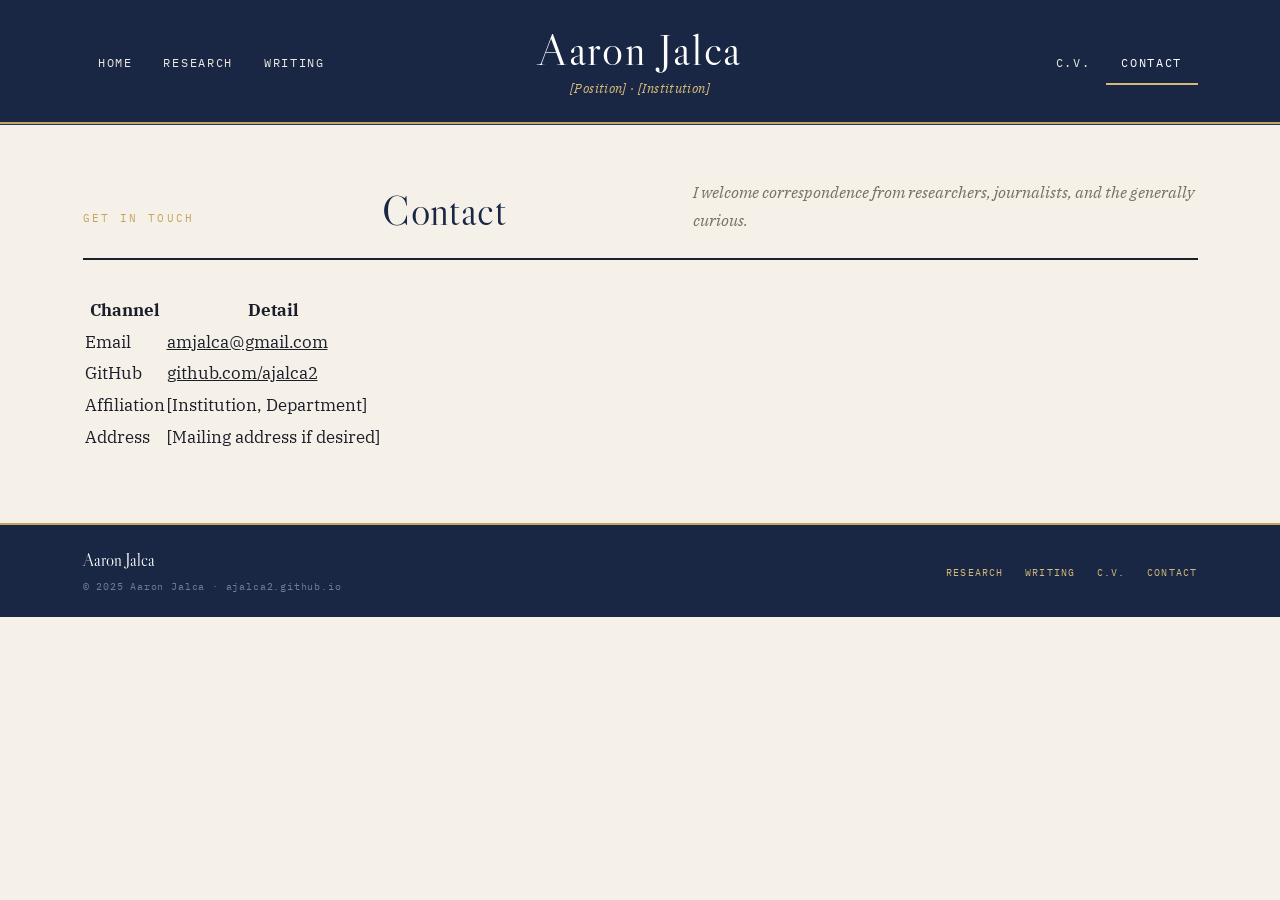
<file: contact.html>
<!DOCTYPE html>
<html lang="en">
<head>
  <meta charset="UTF-8" />
  <meta name="viewport" content="width=device-width, initial-scale=1.0" />
  <title>Contact — Aaron Jalca</title>
  <link rel="stylesheet" href="style.css" />
</head>
<body data-page="contact">

  <header id="site-header">
    <div class="header-inner">
      <ul class="header-nav header-nav-left" role="list">
        <li><a href="index.html">Home</a></li>
        <li><a href="research.html">Research</a></li>
        <li><a href="writing.html">Writing</a></li>
      </ul>
      <div class="header-title-wrap">
        <a href="index.html" class="header-title">Aaron Jalca</a>
        <span class="header-byline">[Position] · [Institution]</span>
      </div>
      <ul class="header-nav header-nav-right" role="list">
        <li><a href="cv.html">C.V.</a></li>
        <li><a href="contact.html" class="active">Contact</a></li>
      </ul>
    </div>
  </header>

  <main id="page-main">

    <div class="page-header">
      <p class="page-kicker">Get in Touch</p>
      <h1 class="page-title">Contact</h1>
      <p class="page-dek">I welcome correspondence from researchers, journalists, and the generally curious.</p>
    </div>

    <table class="contact-table" style="max-width:480px;">
      <thead>
        <tr>
          <th>Channel</th>
          <th>Detail</th>
        </tr>
      </thead>
      <tbody>
        <tr>
          <td>Email</td>
          <td><a href="mailto:amjalca@gmail.com">amjalca@gmail.com</a></td>
        </tr>
        <tr>
          <td>GitHub</td>
          <td><a href="https://github.com/ajalca2" target="_blank" rel="noopener">github.com/ajalca2</a></td>
        </tr>
        <tr>
          <td>Affiliation</td>
          <td>[Institution, Department]</td>
        </tr>
        <tr>
          <td>Address</td>
          <td>[Mailing address if desired]</td>
        </tr>
      </tbody>
    </table>

  </main>

  <footer id="site-footer">
    <div class="footer-rule"></div>
    <div class="footer-inner">
      <div>
        <p class="footer-name">Aaron Jalca</p>
        <p class="footer-copy">© 2025 Aaron Jalca · ajalca2.github.io</p>
      </div>
      <ul class="footer-links">
        <li><a href="research.html">Research</a></li>
        <li><a href="writing.html">Writing</a></li>
        <li><a href="cv.html">C.V.</a></li>
        <li><a href="contact.html">Contact</a></li>
      </ul>
    </div>
  </footer>

  <script>
    (function(){var h=document.getElementById('site-header');function u(){h.classList.toggle('is-compact',window.scrollY>60);}window.addEventListener('scroll',u,{passive:true});u();})();
  </script>
</body>
</html>
</file>
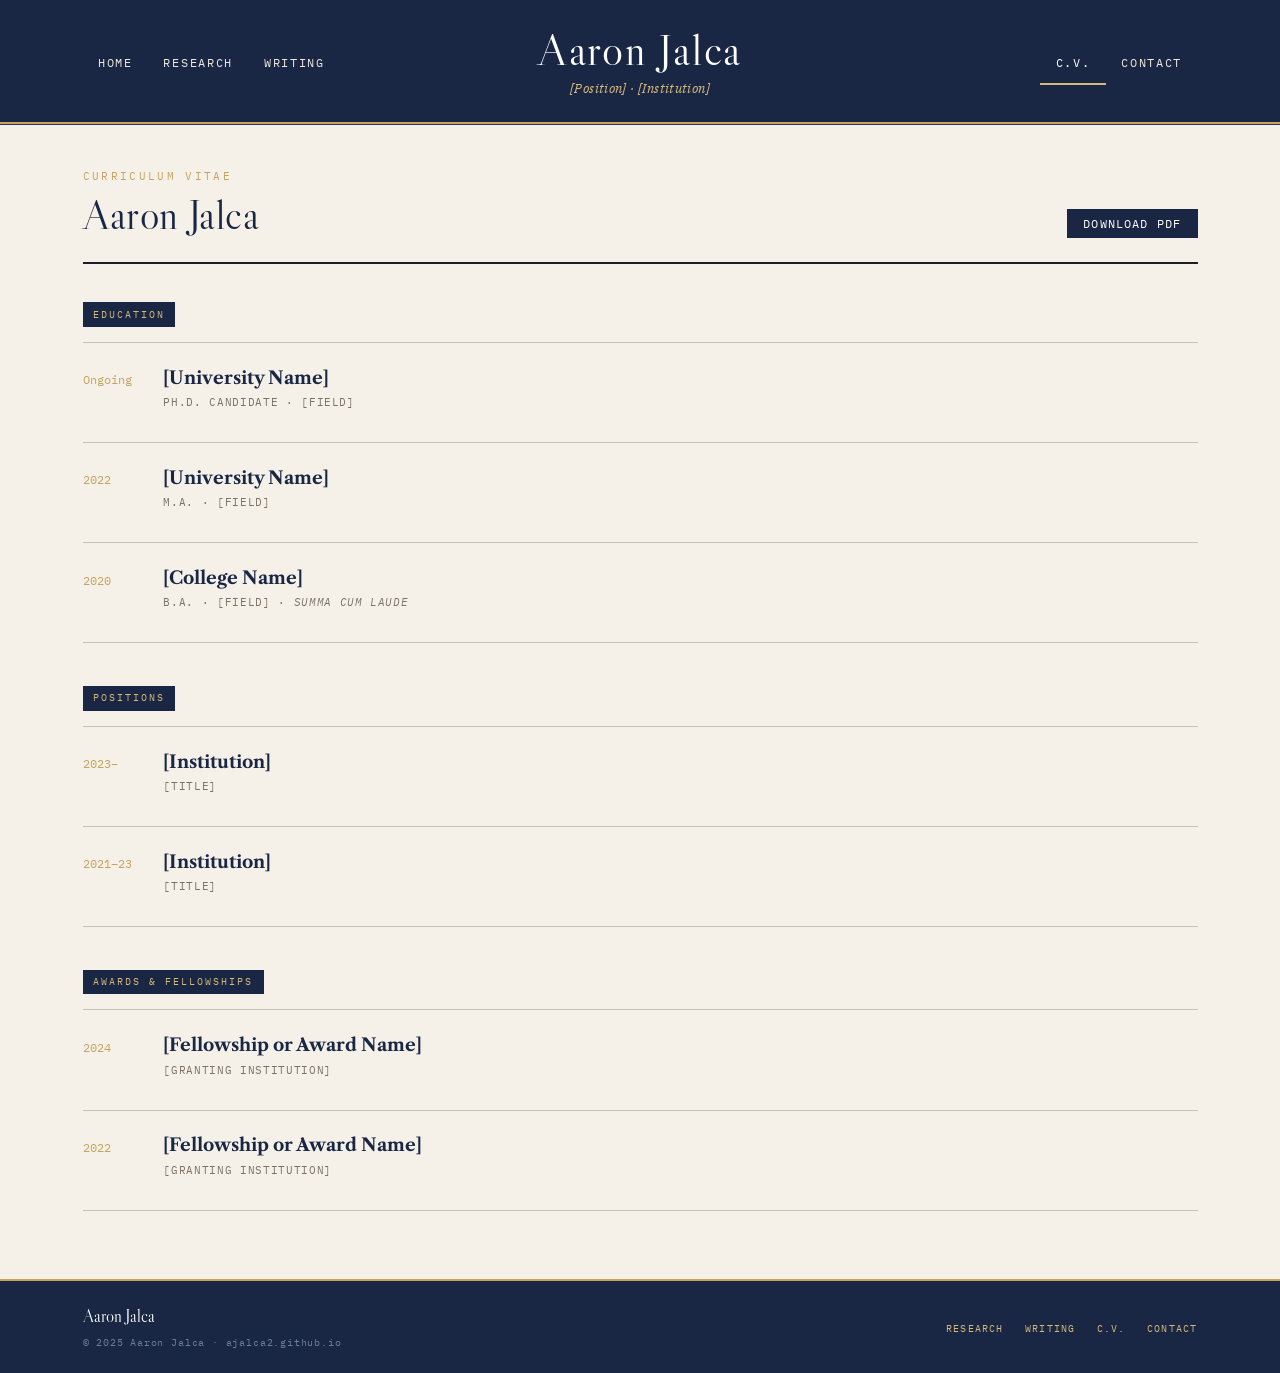
<file: cv.html>
<!DOCTYPE html>
<html lang="en">
<head>
  <meta charset="UTF-8" />
  <meta name="viewport" content="width=device-width, initial-scale=1.0" />
  <title>C.V. — Aaron Jalca</title>
  <link rel="stylesheet" href="style.css" />
</head>
<body data-page="cv">

  <header id="site-header">
    <div class="header-inner">
      <ul class="header-nav header-nav-left" role="list">
        <li><a href="index.html">Home</a></li>
        <li><a href="research.html">Research</a></li>
        <li><a href="writing.html">Writing</a></li>
      </ul>
      <div class="header-title-wrap">
        <a href="index.html" class="header-title">Aaron Jalca</a>
        <span class="header-byline">[Position] · [Institution]</span>
      </div>
      <ul class="header-nav header-nav-right" role="list">
        <li><a href="cv.html" class="active">C.V.</a></li>
        <li><a href="contact.html">Contact</a></li>
      </ul>
    </div>
  </header>

  <main id="page-main">

    <div class="page-header" style="display:flex;justify-content:space-between;align-items:flex-end;flex-wrap:wrap;gap:1rem;">
      <div>
        <p class="page-kicker">Curriculum Vitae</p>
        <h1 class="page-title">Aaron Jalca</h1>
      </div>
      <a href="cv.pdf" class="btn btn-primary">Download PDF</a>
    </div>

    <span class="section-label">Education</span>
    <ul class="entry-list">
      <li class="entry">
        <span class="entry-year">Ongoing</span>
        <div>
          <p class="entry-title">[University Name]</p>
          <p class="entry-meta">Ph.D. Candidate · [Field]</p>
        </div>
      </li>
      <li class="entry">
        <span class="entry-year">2022</span>
        <div>
          <p class="entry-title">[University Name]</p>
          <p class="entry-meta">M.A. · [Field]</p>
        </div>
      </li>
      <li class="entry">
        <span class="entry-year">2020</span>
        <div>
          <p class="entry-title">[College Name]</p>
          <p class="entry-meta">B.A. · [Field] · <em>summa cum laude</em></p>
        </div>
      </li>
    </ul>

    <span class="section-label" style="margin-top:2.5rem;display:inline-block;">Positions</span>
    <ul class="entry-list">
      <li class="entry">
        <span class="entry-year">2023–</span>
        <div>
          <p class="entry-title">[Institution]</p>
          <p class="entry-meta">[Title]</p>
        </div>
      </li>
      <li class="entry">
        <span class="entry-year">2021–23</span>
        <div>
          <p class="entry-title">[Institution]</p>
          <p class="entry-meta">[Title]</p>
        </div>
      </li>
    </ul>

    <span class="section-label" style="margin-top:2.5rem;display:inline-block;">Awards &amp; Fellowships</span>
    <ul class="entry-list">
      <li class="entry">
        <span class="entry-year">2024</span>
        <div>
          <p class="entry-title">[Fellowship or Award Name]</p>
          <p class="entry-meta">[Granting institution]</p>
        </div>
      </li>
      <li class="entry">
        <span class="entry-year">2022</span>
        <div>
          <p class="entry-title">[Fellowship or Award Name]</p>
          <p class="entry-meta">[Granting institution]</p>
        </div>
      </li>
    </ul>

  </main>

  <footer id="site-footer">
    <div class="footer-rule"></div>
    <div class="footer-inner">
      <div>
        <p class="footer-name">Aaron Jalca</p>
        <p class="footer-copy">© 2025 Aaron Jalca · ajalca2.github.io</p>
      </div>
      <ul class="footer-links">
        <li><a href="research.html">Research</a></li>
        <li><a href="writing.html">Writing</a></li>
        <li><a href="cv.html">C.V.</a></li>
        <li><a href="contact.html">Contact</a></li>
      </ul>
    </div>
  </footer>

  <script>
    (function(){var h=document.getElementById('site-header');function u(){h.classList.toggle('is-compact',window.scrollY>60);}window.addEventListener('scroll',u,{passive:true});u();})();
  </script>
</body>
</html>
</file>
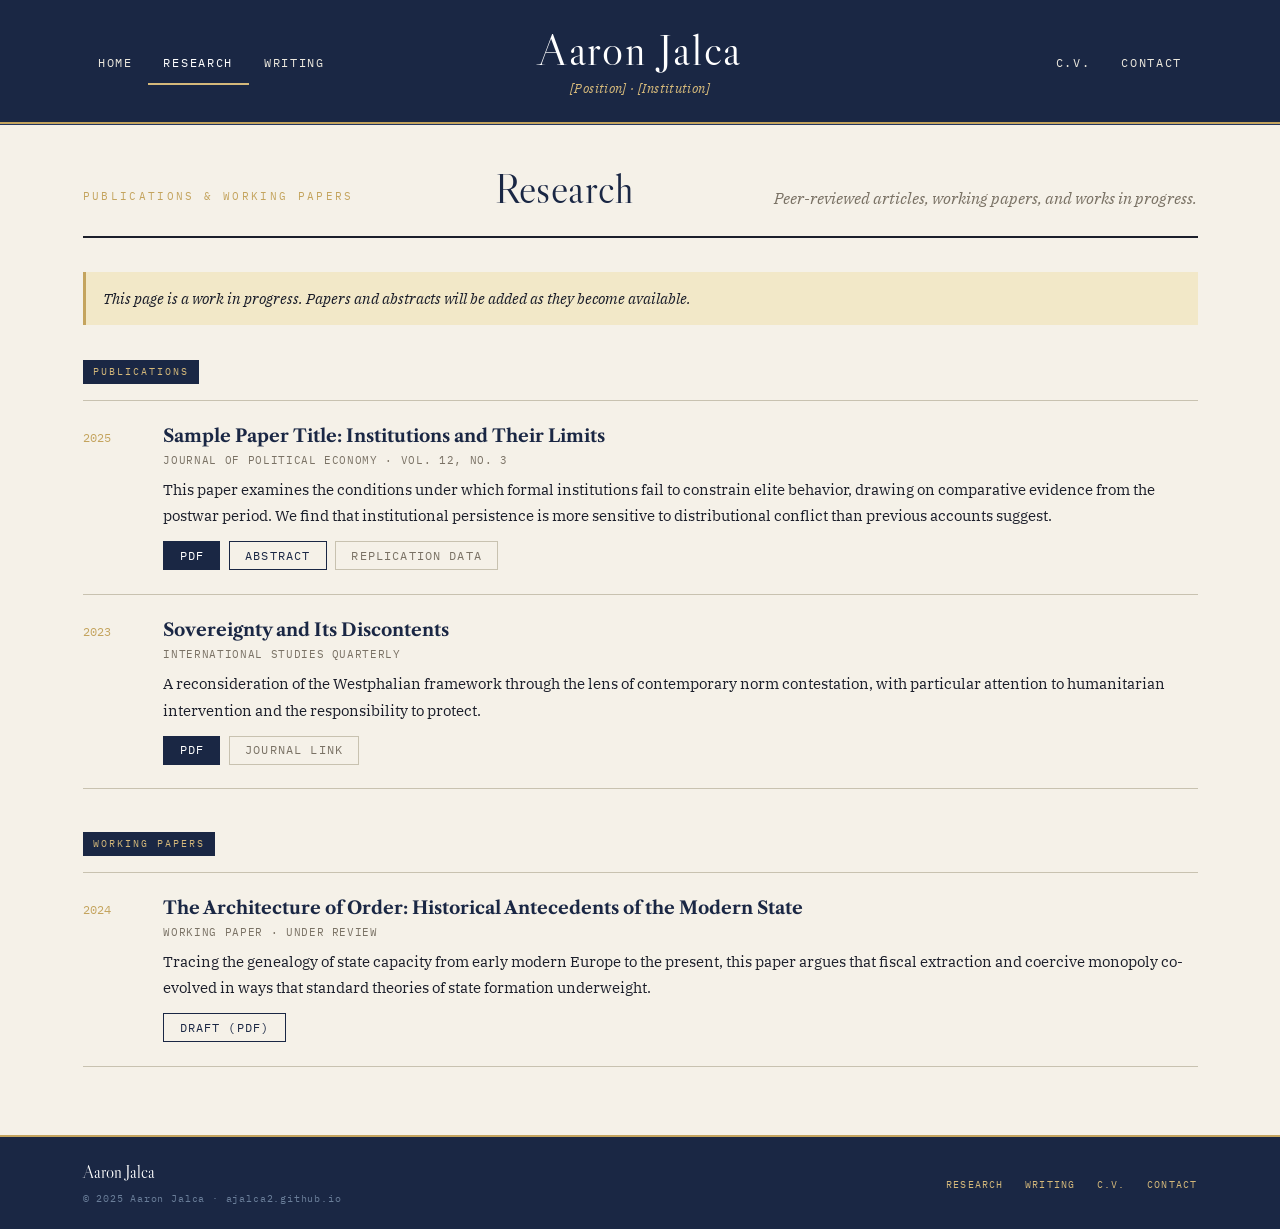
<file: research.html>
<!DOCTYPE html>
<html lang="en">
<head>
  <meta charset="UTF-8" />
  <meta name="viewport" content="width=device-width, initial-scale=1.0" />
  <title>Research — Aaron Jalca</title>
  <link rel="stylesheet" href="style.css" />
</head>
<body data-page="research">

  <header id="site-header">
    <div class="header-inner">
      <ul class="header-nav header-nav-left" role="list">
        <li><a href="index.html">Home</a></li>
        <li><a href="research.html" class="active">Research</a></li>
        <li><a href="writing.html">Writing</a></li>
      </ul>
      <div class="header-title-wrap">
        <a href="index.html" class="header-title">Aaron Jalca</a>
        <span class="header-byline">[Position] · [Institution]</span>
      </div>
      <ul class="header-nav header-nav-right" role="list">
        <li><a href="cv.html">C.V.</a></li>
        <li><a href="contact.html">Contact</a></li>
      </ul>
    </div>
  </header>

  <main id="page-main">

    <div class="page-header">
      <p class="page-kicker">Publications &amp; Working Papers</p>
      <h1 class="page-title">Research</h1>
      <p class="page-dek">Peer-reviewed articles, working papers, and works in progress.</p>
    </div>

    <div class="panel">
      This page is a work in progress. Papers and abstracts will be added as they become available.
    </div>

    <span class="section-label">Publications</span>
    <ul class="entry-list">
      <li class="entry">
        <span class="entry-year">2025</span>
        <div>
          <p class="entry-title"><a href="#">Sample Paper Title: Institutions and Their Limits</a></p>
          <p class="entry-meta">Journal of Political Economy · Vol. 12, No. 3</p>
          <p class="entry-abstract">
            This paper examines the conditions under which formal institutions fail to constrain
            elite behavior, drawing on comparative evidence from the postwar period. We find that
            institutional persistence is more sensitive to distributional conflict than previous
            accounts suggest.
          </p>
          <div class="entry-actions">
            <a href="#" class="btn btn-primary">PDF</a>
            <a href="#" class="btn btn-default">Abstract</a>
            <a href="#" class="btn btn-ghost">Replication data</a>
          </div>
        </div>
      </li>
      <li class="entry">
        <span class="entry-year">2023</span>
        <div>
          <p class="entry-title"><a href="#">Sovereignty and Its Discontents</a></p>
          <p class="entry-meta">International Studies Quarterly</p>
          <p class="entry-abstract">
            A reconsideration of the Westphalian framework through the lens of contemporary norm
            contestation, with particular attention to humanitarian intervention and the
            responsibility to protect.
          </p>
          <div class="entry-actions">
            <a href="#" class="btn btn-primary">PDF</a>
            <a href="#" class="btn btn-ghost">Journal link</a>
          </div>
        </div>
      </li>
    </ul>

    <span class="section-label" style="margin-top:2.5rem;display:inline-block;">Working Papers</span>
    <ul class="entry-list">
      <li class="entry">
        <span class="entry-year">2024</span>
        <div>
          <p class="entry-title"><a href="#">The Architecture of Order: Historical Antecedents of the Modern State</a></p>
          <p class="entry-meta">Working paper · Under review</p>
          <p class="entry-abstract">
            Tracing the genealogy of state capacity from early modern Europe to the present, this
            paper argues that fiscal extraction and coercive monopoly co-evolved in ways that
            standard theories of state formation underweight.
          </p>
          <div class="entry-actions">
            <a href="#" class="btn btn-default">Draft (PDF)</a>
          </div>
        </div>
      </li>
    </ul>

  </main>

  <footer id="site-footer">
    <div class="footer-rule"></div>
    <div class="footer-inner">
      <div>
        <p class="footer-name">Aaron Jalca</p>
        <p class="footer-copy">© 2025 Aaron Jalca · ajalca2.github.io</p>
      </div>
      <ul class="footer-links">
        <li><a href="research.html">Research</a></li>
        <li><a href="writing.html">Writing</a></li>
        <li><a href="cv.html">C.V.</a></li>
        <li><a href="contact.html">Contact</a></li>
      </ul>
    </div>
  </footer>

  <script>
    (function(){var h=document.getElementById('site-header');function u(){h.classList.toggle('is-compact',window.scrollY>60);}window.addEventListener('scroll',u,{passive:true});u();})();
  </script>
</body>
</html>
</file>
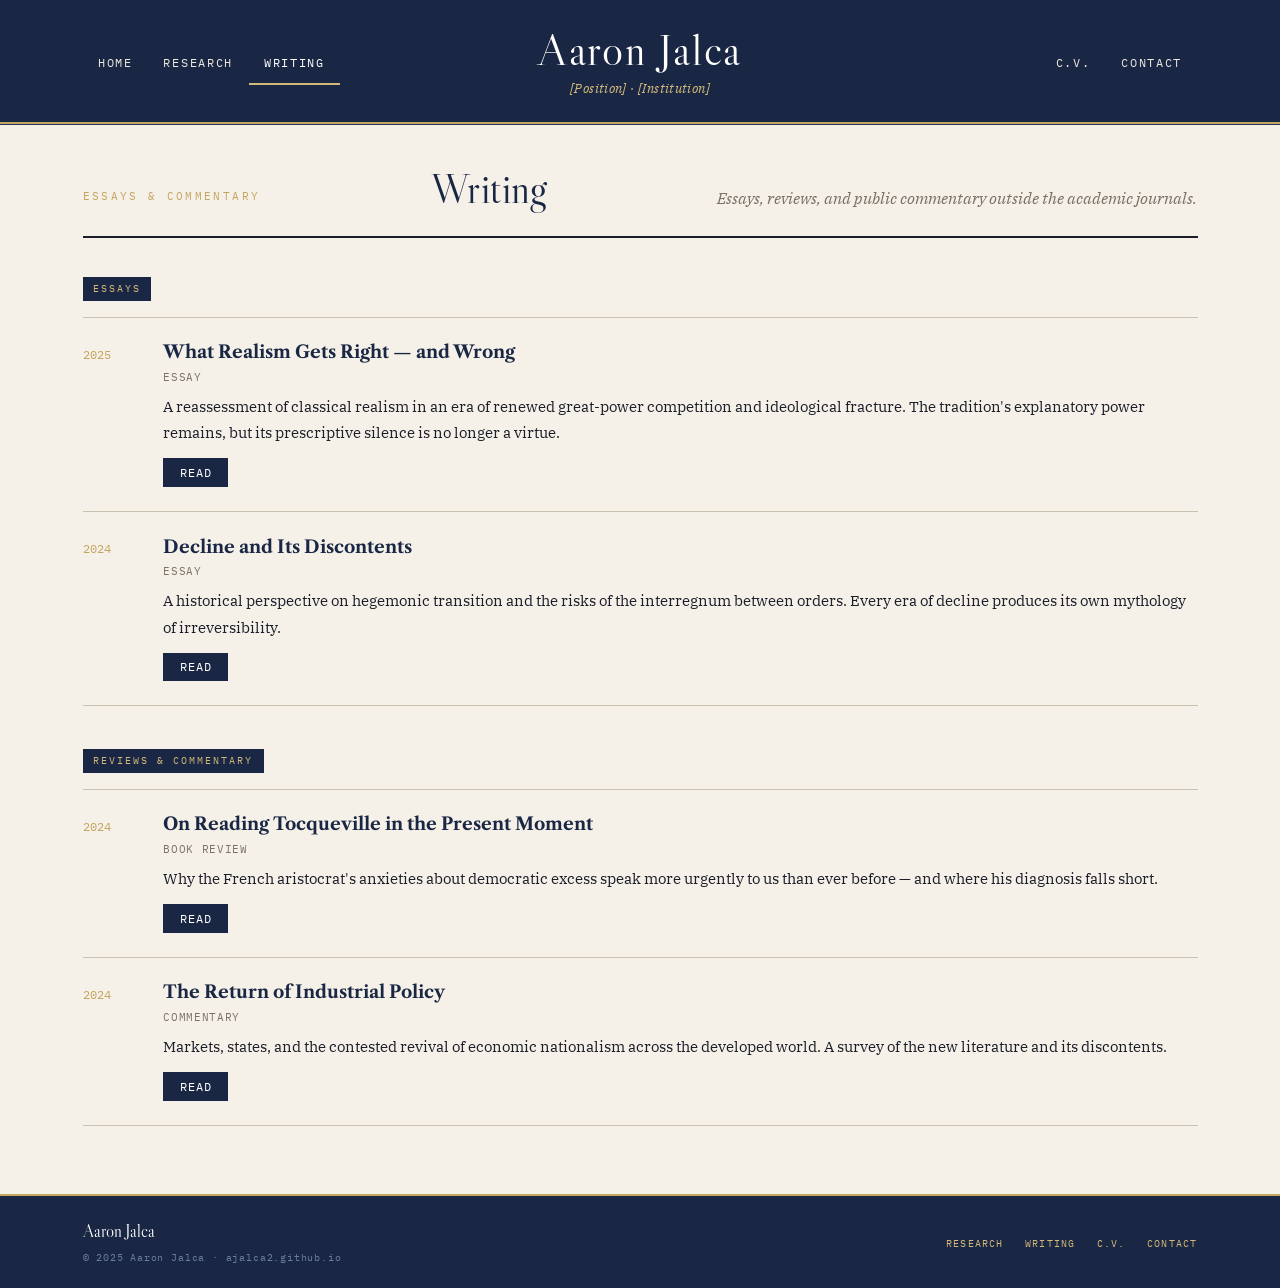
<file: writing.html>
<!DOCTYPE html>
<html lang="en">
<head>
  <meta charset="UTF-8" />
  <meta name="viewport" content="width=device-width, initial-scale=1.0" />
  <title>Writing — Aaron Jalca</title>
  <link rel="stylesheet" href="style.css" />
</head>
<body data-page="writing">

  <header id="site-header">
    <div class="header-inner">
      <ul class="header-nav header-nav-left" role="list">
        <li><a href="index.html">Home</a></li>
        <li><a href="research.html">Research</a></li>
        <li><a href="writing.html" class="active">Writing</a></li>
      </ul>
      <div class="header-title-wrap">
        <a href="index.html" class="header-title">Aaron Jalca</a>
        <span class="header-byline">[Position] · [Institution]</span>
      </div>
      <ul class="header-nav header-nav-right" role="list">
        <li><a href="cv.html">C.V.</a></li>
        <li><a href="contact.html">Contact</a></li>
      </ul>
    </div>
  </header>

  <main id="page-main">

    <div class="page-header">
      <p class="page-kicker">Essays &amp; Commentary</p>
      <h1 class="page-title">Writing</h1>
      <p class="page-dek">Essays, reviews, and public commentary outside the academic journals.</p>
    </div>

    <span class="section-label">Essays</span>
    <ul class="entry-list">
      <li class="entry">
        <span class="entry-year">2025</span>
        <div>
          <p class="entry-title"><a href="#">What Realism Gets Right — and Wrong</a></p>
          <p class="entry-meta">Essay</p>
          <p class="entry-abstract">
            A reassessment of classical realism in an era of renewed great-power competition
            and ideological fracture. The tradition's explanatory power remains, but its
            prescriptive silence is no longer a virtue.
          </p>
          <div class="entry-actions">
            <a href="#" class="btn btn-primary">Read</a>
          </div>
        </div>
      </li>
      <li class="entry">
        <span class="entry-year">2024</span>
        <div>
          <p class="entry-title"><a href="#">Decline and Its Discontents</a></p>
          <p class="entry-meta">Essay</p>
          <p class="entry-abstract">
            A historical perspective on hegemonic transition and the risks of the interregnum
            between orders. Every era of decline produces its own mythology of irreversibility.
          </p>
          <div class="entry-actions">
            <a href="#" class="btn btn-primary">Read</a>
          </div>
        </div>
      </li>
    </ul>

    <span class="section-label" style="margin-top:2.5rem;display:inline-block;">Reviews &amp; Commentary</span>
    <ul class="entry-list">
      <li class="entry">
        <span class="entry-year">2024</span>
        <div>
          <p class="entry-title"><a href="#">On Reading Tocqueville in the Present Moment</a></p>
          <p class="entry-meta">Book review</p>
          <p class="entry-abstract">
            Why the French aristocrat's anxieties about democratic excess speak more urgently
            to us than ever before — and where his diagnosis falls short.
          </p>
          <div class="entry-actions">
            <a href="#" class="btn btn-primary">Read</a>
          </div>
        </div>
      </li>
      <li class="entry">
        <span class="entry-year">2024</span>
        <div>
          <p class="entry-title"><a href="#">The Return of Industrial Policy</a></p>
          <p class="entry-meta">Commentary</p>
          <p class="entry-abstract">
            Markets, states, and the contested revival of economic nationalism across
            the developed world. A survey of the new literature and its discontents.
          </p>
          <div class="entry-actions">
            <a href="#" class="btn btn-primary">Read</a>
          </div>
        </div>
      </li>
    </ul>

  </main>

  <footer id="site-footer">
    <div class="footer-rule"></div>
    <div class="footer-inner">
      <div>
        <p class="footer-name">Aaron Jalca</p>
        <p class="footer-copy">© 2025 Aaron Jalca · ajalca2.github.io</p>
      </div>
      <ul class="footer-links">
        <li><a href="research.html">Research</a></li>
        <li><a href="writing.html">Writing</a></li>
        <li><a href="cv.html">C.V.</a></li>
        <li><a href="contact.html">Contact</a></li>
      </ul>
    </div>
  </footer>

  <script>
    (function(){var h=document.getElementById('site-header');function u(){h.classList.toggle('is-compact',window.scrollY>60);}window.addEventListener('scroll',u,{passive:true});u();})();
  </script>
</body>
</html>
</file>
<file: style.css>
/* -------------------------------------------------------
   Typesetting: Libre Caslon Display (headings) + IBM Plex Serif (body)
   Structure: mirrors skrapsmd.github.io — sharp corners, tab nav, pages
   Palette: Foreign Affairs / mid-century editorial
------------------------------------------------------- */

@import url('https://fonts.googleapis.com/css2?family=Libre+Caslon+Display&family=Libre+Caslon+Text:ital,wght@0,400;0,700;1,400&family=IBM+Plex+Serif:ital,wght@0,400;0,500;1,400&family=IBM+Plex+Mono:wght@400;500&display=swap');

/* ══ DESIGN TOKENS ══════════════════════════════════════ */
:root {
  --ink:           #1C1F2B;
  --parchment:     #F5F1E8;
  --bone:          #EDE9DE;
  --rule:          #C8C2B0;
  --midnight:      #1A2744;
  --midnight-mid:  #243660;
  --garnet:        #6B1F2A;
  --pale-gold:     #D4B87A;
  --warm-gold:     #C4A45E;
  --teal:          #2E7B7A;
  --terracotta:    #B5522B;
  --jetscream:     #F2E8C8;
  --white:         #FFFFFF;
  --muted:         #7A7265;

  --caslon:      'Libre Caslon Display', 'Libre Caslon Text', Georgia, serif;
  --caslon-text: 'Libre Caslon Text', Georgia, serif;
  --plex-serif:  'IBM Plex Serif', Georgia, serif;
  --plex-mono:   'IBM Plex Mono', 'Courier New', monospace;

  /* Full-width layout — matches FA's generous content area */
  --max-w:  1200px;
  --pad-x:  2.5rem;
  --radius: 0;

  /* Header transition durations */
  --hdr-transition: 0.25s ease;
}

/* ══ RESET & BASE ═══════════════════════════════════════ */
*, *::before, *::after { box-sizing: border-box; margin: 0; padding: 0; }
html { font-size: 17px; scroll-behavior: smooth; }

body {
  background: var(--parchment);
  color: var(--ink);
  font-family: var(--plex-serif);
  line-height: 1.75;
  -webkit-font-smoothing: antialiased;
}

a { color: inherit; }

/* ══ SITE HEADER — FA three-column layout ═══════════════
   Expanded: [nav-left] [LARGE TITLE] [nav-right]
   Compact (scrolled): single row, title shrinks inline
════════════════════════════════════════════════════════ */
#site-header {
  background: var(--midnight);
  color: var(--white);
  position: sticky;
  top: 0;
  z-index: 200;
  border-bottom: 1px solid var(--midnight-mid);
  /* warm-gold bottom rule, visible in expanded state */
  box-shadow: inset 0 -2px 0 0 var(--warm-gold);
  transition: box-shadow var(--hdr-transition);
}

/* When compact, drop the gold rule (it's part of the nav line instead) */
#site-header.is-compact {
  box-shadow: none;
  border-bottom-color: var(--warm-gold);
}

.header-inner {
  max-width: var(--max-w);
  margin: 0 auto;
  padding: 0 var(--pad-x);
  display: grid;
  grid-template-columns: 1fr auto 1fr;
  align-items: center;
  gap: 1rem;
  /* Expanded: taller to accommodate large centered title */
  padding-top: 1.6rem;
  padding-bottom: 1.4rem;
  transition: padding var(--hdr-transition);
}

#site-header.is-compact .header-inner {
  padding-top: 0;
  padding-bottom: 0;
  align-items: stretch;
}

/* ── Left nav ── */
.header-nav {
  display: flex;
  align-items: center;
  gap: 0;
  list-style: none;
}

.header-nav-right { justify-content: flex-end; }

.header-nav a {
  font-family: var(--plex-mono);
  font-size: 0.68rem;
  letter-spacing: 0.15em;
  text-transform: uppercase;
  color: var(--bone);
  text-decoration: none;
  padding: 0.6rem 0.9rem;
  border-bottom: 2px solid transparent;
  white-space: nowrap;
  transition: color 0.12s, border-color 0.12s;
  display: inline-flex;
  align-items: center;
}

.header-nav a:hover { color: var(--white); }

.header-nav a.active {
  color: var(--white);
  border-bottom-color: var(--pale-gold);
}

/* Compact: stretch nav links to full header height, underline active */
#site-header.is-compact .header-nav a {
  padding-top: 0.75rem;
  padding-bottom: 0.75rem;
}

/* ── Center title ── */
.header-title-wrap {
  text-align: center;
  transition: all var(--hdr-transition);
}

.header-title {
  font-family: var(--caslon);
  font-weight: 400;
  letter-spacing: 0.04em;
  color: var(--white);
  text-decoration: none;
  display: block;
  line-height: 1.05;
  /* Expanded: large two-line feel */
  font-size: clamp(1.6rem, 3.5vw, 2.6rem);
  transition: font-size var(--hdr-transition);
}

.header-byline {
  font-family: var(--plex-serif);
  font-size: 0.75rem;
  font-style: italic;
  color: var(--pale-gold);
  letter-spacing: 0.03em;
  margin-top: 0.25rem;
  display: block;
  transition: all var(--hdr-transition);
  overflow: hidden;
  max-height: 2rem;
  opacity: 1;
}

/* Compact: title shrinks, byline hides */
#site-header.is-compact .header-title {
  font-size: 1.1rem;
  letter-spacing: 0.06em;
}

#site-header.is-compact .header-byline {
  max-height: 0;
  opacity: 0;
  margin-top: 0;
}

/* ── Warm-gold separator between left-nav and title (vertical) ──
   Only visible in compact mode as a subtle divider */
.header-sep {
  display: none;
}

/* ══ PAGE MAIN ═══════════════════════════════════════════ */
#page-main {
  max-width: var(--max-w);
  margin: 0 auto;
  padding: 2.5rem var(--pad-x) 4rem;
}

/* ══ HOME PAGE — viewport-filling two-column layout ════ */
.home-body {
  display: grid;
  grid-template-columns: 1fr 280px;
  gap: 3.5rem;
  align-items: start;
  /* Fill available viewport height so no scroll on desktop */
  min-height: calc(100vh - 160px);
  padding-bottom: 2rem;
}

@media (max-width: 860px) {
  .home-body { grid-template-columns: 1fr; min-height: auto; }
}

/* ── Left column: statement + sections ── */
.home-left {}

/* Centered page-title masthead inside content area */
.home-content-title {
  font-family: var(--caslon);
  font-size: clamp(2rem, 4vw, 3rem);
  font-weight: 400;
  color: var(--midnight);
  letter-spacing: 0.03em;
  text-align: center;
  line-height: 1.1;
  padding-bottom: 1.1rem;
  border-bottom: 1px solid var(--rule);
  margin-bottom: 2rem;
}

.home-content-vol {
  font-family: var(--plex-serif);
  font-size: 0.85rem;
  font-style: italic;
  color: var(--muted);
  text-align: center;
  margin-top: 0.5rem;
  display: block;
}

/* Ornament hairlines flanking a glyph */
.ornament {
  display: flex;
  align-items: center;
  justify-content: center;
  gap: 0.75rem;
  margin: 0.9rem 0 0;
}
.ornament-line {
  height: 1px;
  width: 3.5rem;
  background: var(--warm-gold);
  display: block;
}
.ornament-glyph {
  font-family: var(--caslon);
  font-size: 0.8rem;
  color: var(--warm-gold);
  line-height: 1;
}

/* ── FA-style italic garnet section head + hairline ── */
.section-head {
  display: flex;
  align-items: baseline;
  gap: 0.9rem;
  padding-bottom: 0.4rem;
  border-bottom: 1px solid var(--rule);
  margin-top: 1.75rem;
  margin-bottom: 0.9rem;
}

.section-head-title {
  font-family: var(--caslon-text);
  font-size: 0.95rem;
  font-weight: 400;
  font-style: italic;
  color: var(--garnet);
  white-space: nowrap;
}

/* Statement prose */
.statement-text {
  font-family: var(--plex-serif);
  font-size: 0.95rem;
  line-height: 1.78;
  color: var(--ink);
  margin-bottom: 0.6rem;
}

/* Drop cap */
.drop-cap::first-letter {
  font-family: var(--caslon);
  font-size: 3.4rem;
  font-weight: 400;
  float: left;
  line-height: 0.8;
  margin: 0.05rem 0.14rem 0 0;
  color: var(--midnight);
}

/* Staff-credits style dense rows */
.credits-row {
  font-family: var(--plex-serif);
  font-size: 0.88rem;
  line-height: 1.7;
  color: var(--ink);
  margin-bottom: 0.15rem;
}
.credits-row strong { font-weight: 500; }
.credits-role {
  font-style: italic;
  color: var(--muted);
}

/* ── Right column: contact ── */
.home-right {}

.contact-block {
  background: var(--bone);
  border-top: 2px solid var(--midnight);
  padding: 1.4rem 1.4rem 1.6rem;
}

.contact-block-title {
  font-family: var(--caslon-text);
  font-size: 0.95rem;
  font-weight: 400;
  font-style: italic;
  color: var(--garnet);
  padding-bottom: 0.35rem;
  border-bottom: 1px solid var(--rule);
  margin-bottom: 1rem;
}

.contact-item {
  margin-bottom: 1rem;
}

.contact-label {
  font-family: var(--plex-mono);
  font-size: 0.58rem;
  letter-spacing: 0.2em;
  text-transform: uppercase;
  color: var(--muted);
  display: block;
  margin-bottom: 0.18rem;
}

.contact-value {
  font-family: var(--plex-serif);
  font-size: 0.88rem;
  color: var(--ink);
  line-height: 1.55;
}

.contact-value a {
  color: var(--teal);
  text-decoration: none;
  border-bottom: 1px solid transparent;
  transition: border-color 0.12s;
}
.contact-value a:hover { border-bottom-color: var(--teal); }

/* Portrait in right column */
.home-portrait {
  width: 100%;
  display: block;
  border: 2px solid var(--midnight);
  margin-bottom: 0;
}

.portrait-placeholder {
  background: var(--midnight-mid);
  color: var(--pale-gold);
  font-family: var(--caslon);
  font-style: italic;
  display: flex;
  align-items: center;
  justify-content: center;
  padding: 4rem 1rem;
  border: 2px solid var(--midnight);
  text-align: center;
  font-size: 0.95rem;
}

.portrait-caption {
  font-family: var(--plex-mono);
  font-size: 0.6rem;
  letter-spacing: 0.1em;
  color: var(--muted);
  margin-top: 0.3rem;
  text-align: center;
  display: block;
}

/* ══ PAGE HEADER (inner-page title block) ═══════════════ */
.page-header {
  padding-bottom: 1.4rem;
  border-bottom: 2px solid var(--ink);
  margin-bottom: 2rem;
  display: flex;
  justify-content: space-between;
  align-items: flex-end;
  flex-wrap: wrap;
  gap: 1rem;
}

.page-header-left {}

.page-kicker {
  font-family: var(--plex-mono);
  font-size: 0.63rem;
  letter-spacing: 0.22em;
  text-transform: uppercase;
  color: var(--warm-gold);
  margin-bottom: 0.4rem;
}

.page-title {
  font-family: var(--caslon);
  font-size: clamp(1.6rem, 3.5vw, 2.4rem);
  font-weight: 400;
  line-height: 1.1;
  color: var(--midnight);
  letter-spacing: 0.01em;
}

.page-dek {
  font-family: var(--plex-serif);
  font-size: 0.95rem;
  font-style: italic;
  color: var(--muted);
  margin-top: 0.6rem;
  max-width: 56ch;
}

/* ══ SECTION LABEL chip ══════════════════════════════════ */
.section-label {
  display: inline-block;
  background: var(--midnight);
  color: var(--pale-gold);
  font-family: var(--plex-mono);
  font-size: 0.6rem;
  letter-spacing: 0.2em;
  text-transform: uppercase;
  padding: 0.2rem 0.6rem;
  margin-bottom: 0.9rem;
  border-radius: var(--radius);
}

/* ══ BUTTONS ═════════════════════════════════════════════ */
.btn {
  display: inline-flex;
  align-items: center;
  gap: 0.4rem;
  padding: 0.45rem 0.9rem;
  font-family: var(--plex-mono);
  font-size: 0.68rem;
  letter-spacing: 0.1em;
  text-transform: uppercase;
  text-decoration: none;
  border: 1px solid currentColor;
  border-radius: var(--radius);
  cursor: pointer;
  transition: background 0.12s, color 0.12s;
  line-height: 1;
}

.btn-default  { background: transparent; color: var(--midnight); border-color: var(--midnight); }
.btn-default:hover  { background: var(--midnight); color: var(--white); }

.btn-primary  { background: var(--midnight); color: var(--white); border-color: var(--midnight); }
.btn-primary:hover  { background: var(--midnight-mid); }

.btn-ghost    { background: transparent; color: var(--muted); border-color: var(--rule); }
.btn-ghost:hover    { color: var(--midnight); border-color: var(--midnight); }

.btn-garnet   { background: var(--garnet); color: var(--white); border-color: var(--garnet); }
.btn-garnet:hover   { opacity: 0.88; }

/* ══ ENTRY LIST ══════════════════════════════════════════ */
.entry-list { list-style: none; }

.entry {
  padding: 1.4rem 0;
  border-bottom: 1px solid var(--rule);
  display: grid;
  grid-template-columns: 3.5rem 1fr;
  gap: 0 1.25rem;
  align-items: start;
}
.entry:first-child { border-top: 1px solid var(--rule); }

.entry-year {
  font-family: var(--plex-mono);
  font-size: 0.68rem;
  color: var(--warm-gold);
  padding-top: 0.2rem;
  font-variant-numeric: tabular-nums;
}

.entry-title {
  font-family: var(--caslon-text);
  font-size: 1.05rem;
  font-weight: 700;
  color: var(--midnight);
  line-height: 1.3;
  margin-bottom: 0.18rem;
}
.entry-title a {
  text-decoration: none;
  color: inherit;
  border-bottom: 1px solid transparent;
  transition: border-color 0.12s;
}
.entry-title a:hover { border-bottom-color: var(--warm-gold); }

.entry-subtitle {
  font-family: var(--caslon-text);
  font-size: 0.9rem;
  font-style: italic;
  color: var(--ink);
  margin-bottom: 0.2rem;
}

.entry-meta {
  font-family: var(--plex-mono);
  font-size: 0.65rem;
  letter-spacing: 0.06em;
  color: var(--muted);
  text-transform: uppercase;
  margin-bottom: 0.35rem;
}

.entry-abstract {
  font-family: var(--plex-serif);
  font-size: 0.9rem;
  color: var(--ink);
  line-height: 1.72;
  margin-top: 0.3rem;
}

.entry-actions {
  display: flex;
  gap: 0.5rem;
  margin-top: 0.75rem;
  flex-wrap: wrap;
}

/* ══ PANEL ═══════════════════════════════════════════════ */
.panel {
  background: var(--jetscream);
  border-left: 3px solid var(--warm-gold);
  padding: 0.8rem 1rem;
  font-family: var(--plex-serif);
  font-size: 0.88rem;
  color: var(--ink);
  font-style: italic;
  margin-bottom: 1.75rem;
}

/* ══ FOOTER ══════════════════════════════════════════════ */
#site-footer { background: var(--midnight); }

.footer-rule { height: 2px; background: var(--warm-gold); }

.footer-inner {
  max-width: var(--max-w);
  margin: 0 auto;
  padding: 1.25rem var(--pad-x);
  display: flex;
  justify-content: space-between;
  align-items: center;
  flex-wrap: wrap;
  gap: 0.75rem;
}

.footer-name {
  font-family: var(--caslon);
  font-size: 1rem;
  color: var(--white);
}

.footer-copy {
  font-family: var(--plex-mono);
  font-size: 0.6rem;
  letter-spacing: 0.08em;
  color: #6a7e99;
  margin-top: 0.12rem;
}

.footer-links { list-style: none; display: flex; gap: 1.25rem; }
.footer-links a {
  font-family: var(--plex-mono);
  font-size: 0.6rem;
  letter-spacing: 0.12em;
  text-transform: uppercase;
  color: var(--pale-gold);
  text-decoration: none;
}
.footer-links a:hover { color: var(--white); }
</file>
